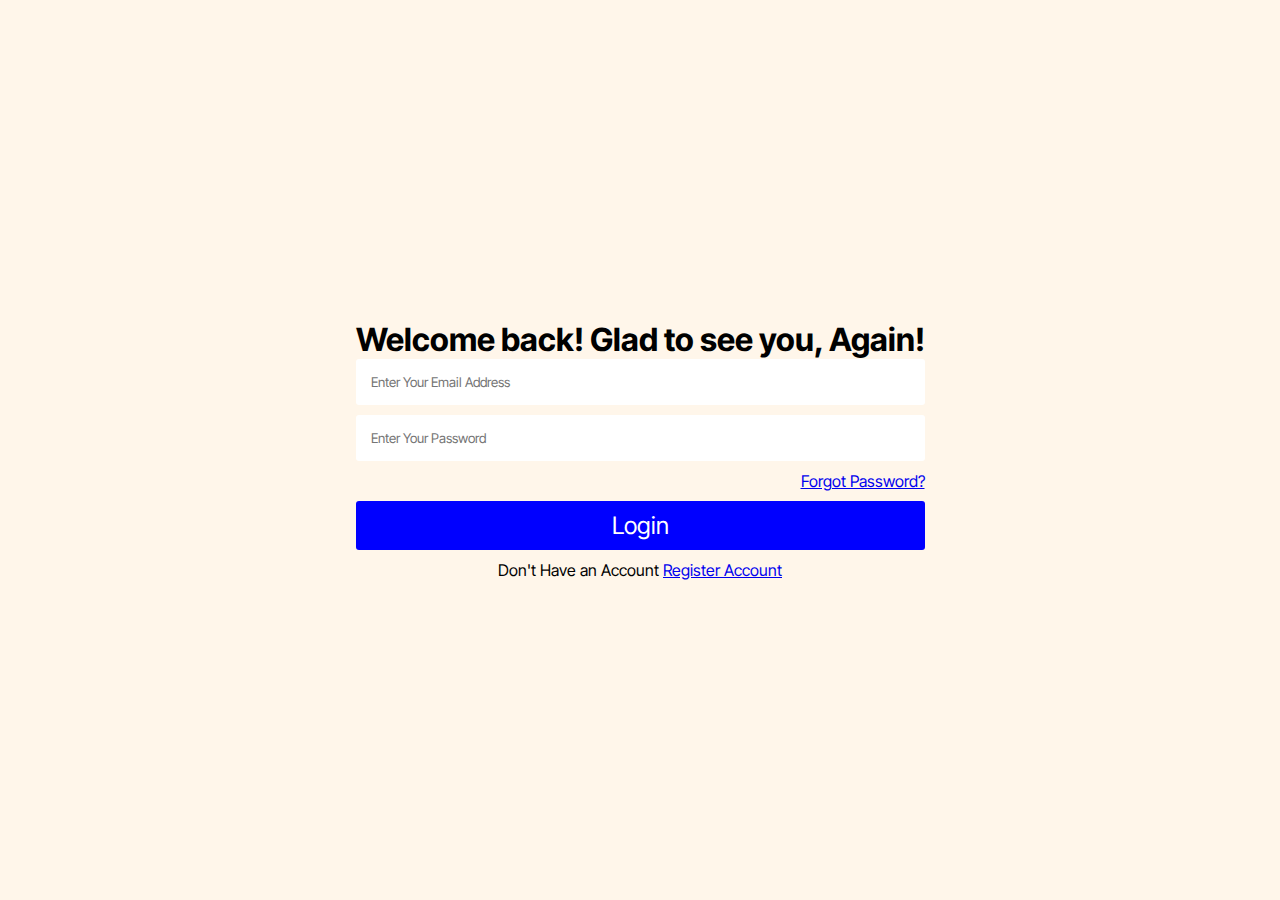
<file: index.html>
<!DOCTYPE html>
<html lang="en">
<head>
    <meta charset="UTF-8">
    <meta name="viewport" content="width=device-width, initial-scale=1.0">
    <title> Quizzo App Login Page</title>
    <link href="https://fonts.googleapis.com/css2?family=Inter+Tight:ital,wght@0,100..900;1,100..900&display=swap" rel="stylesheet">
      <link
    rel="stylesheet"
    href="https://cdnjs.cloudflare.com/ajax/libs/animate.css/4.1.1/animate.min.css"
  />

    <link rel="stylesheet" href="./css/style.css">
</head>
<body>
    <div class="login-container animate__bounceIn">
        <div class="heading">
            <h1>Welcome back! Glad to see you, Again!</h1>
        </div>
        <form>
            <input type="email"  id="login-email" class="inp-field" placeholder="Enter Your Email Address">
            <input type="password"  id="login-password" class="inp-field" placeholder="Enter Your Password">
            <a href="#">Forgot Password?</a>
            <button id="Login-btn" class="btn">Login</button>
            <p>Don't Have an Account <a href="./signup.html" id="reg-acc">Register Account</a></p>
        </form>
    </div>
</body>
</html>
</file>
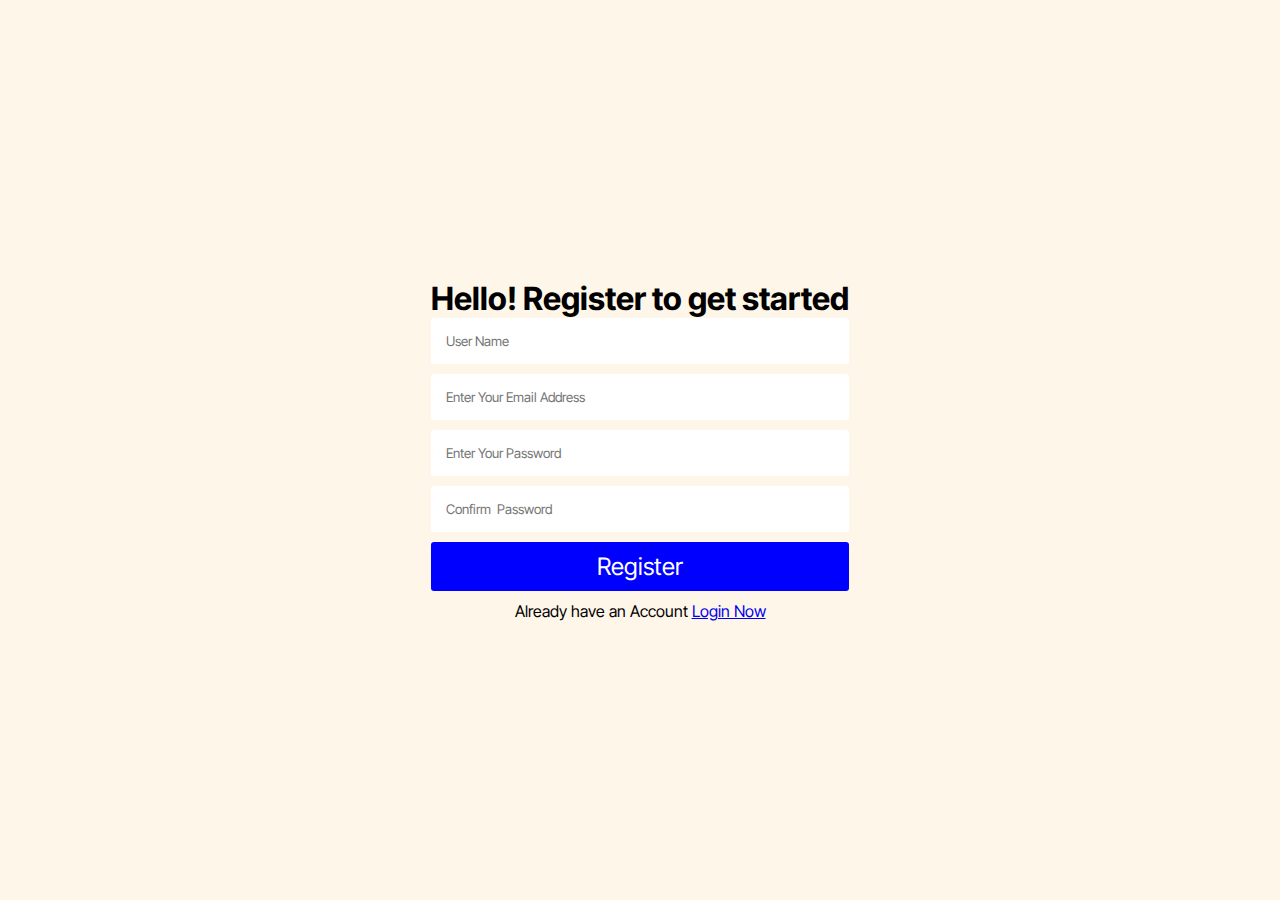
<file: signup.html>
<!DOCTYPE html>
<html lang="en">
<head>
    <meta charset="UTF-8">
    <meta name="viewport" content="width=device-width, initial-scale=1.0">
    <title> Quizzo App Sign Up Page</title>
    <link href="https://fonts.googleapis.com/css2?family=Inter+Tight:ital,wght@0,100..900;1,100..900&display=swap" rel="stylesheet">
      <link
    rel="stylesheet"
    href="https://cdnjs.cloudflare.com/ajax/libs/animate.css/4.1.1/animate.min.css"
  />

    <link rel="stylesheet" href="./css/style.css">
</head>
<body>
    <div class="login-container animate__bounceIn">
        <div class="heading">
            <h1>Hello! Register to get started</h1>
        </div>
        <form>
            <input type="text"  id="username" class="inp-field" placeholder="User Name">
            <input type="email"  id="signup-email" class="inp-field" placeholder="Enter Your Email Address">
            <input type="password"  id="signup-password" class="inp-field" placeholder="Enter Your Password">
            <input type="password"  id="signup-password" class="inp-field" placeholder="Confirm  Password">
            <button id="signup-btn" class="btn">Register</button>
            <p>Already have an Account <a href="./index.html" id="reg-acc">Login Now</a></p>
        </form>
    </div>
</body>
</html>
</file>
<file: css/style.css>
* {
    margin: 0;
    padding: 0;
    box-sizing: border-box;
    background-color: #fff6ea;
    font-family: "Inter Tight";
}
body {
    height: 100vh;
    width: 100%;
    display: flex;
    justify-content: center;
    align-items: center;
}
.container{
    min-width: 25%;
    max-width: 350px;
    padding: 40px 20px;
    border: 10px solid rgb(136, 136, 136);
    border-radius: 40px;
    box-shadow: 3px 3px 5px 3px black;
    /* align-items: center; */
}
.signup {
    height: 95vh;
}
.login {
    height: 95vh;
}
form ,.container {
    display: flex;
    flex-direction: column;
    /* justify-content: space-around; */
    gap: 10px;
}
.heading {
    height: 25%;
    text-align: center;
    /* display: flex;
    justify-content: center;
    align-items: center; */
    /* border: 2px solid black; */
}
form {
    /* width: 90%; */
    justify-content: space-evenly;
    /* border: 2px solid black; */
}
.signup-form{
    height: 85%;

}
.login-form{
    height: 80%;
}
form a {
    text-align: right;
}
form p {
    text-align: center;
}
input {
    background-color: white;
    padding: 15px 15px;
   
}
input:focus-visible,button:focus-visible {
    outline: 2px solid blue;
    box-shadow: 2px 2px 5px 2px black;
    /* transform: translate(2); */
     transition: ease-in-out 100ms;
}
button {
    background-color: blue;
    color: white;
    font-size: 1.5em;
    padding: 10px 15px;
}
button,input {
    border: none;
    border-radius:3px ;
}

@media only screen and (max-width: 768px) {
  .container {
    border: none;
    box-shadow: none;
    padding: 0;
    height: 70vh;
  }
}
</file>
